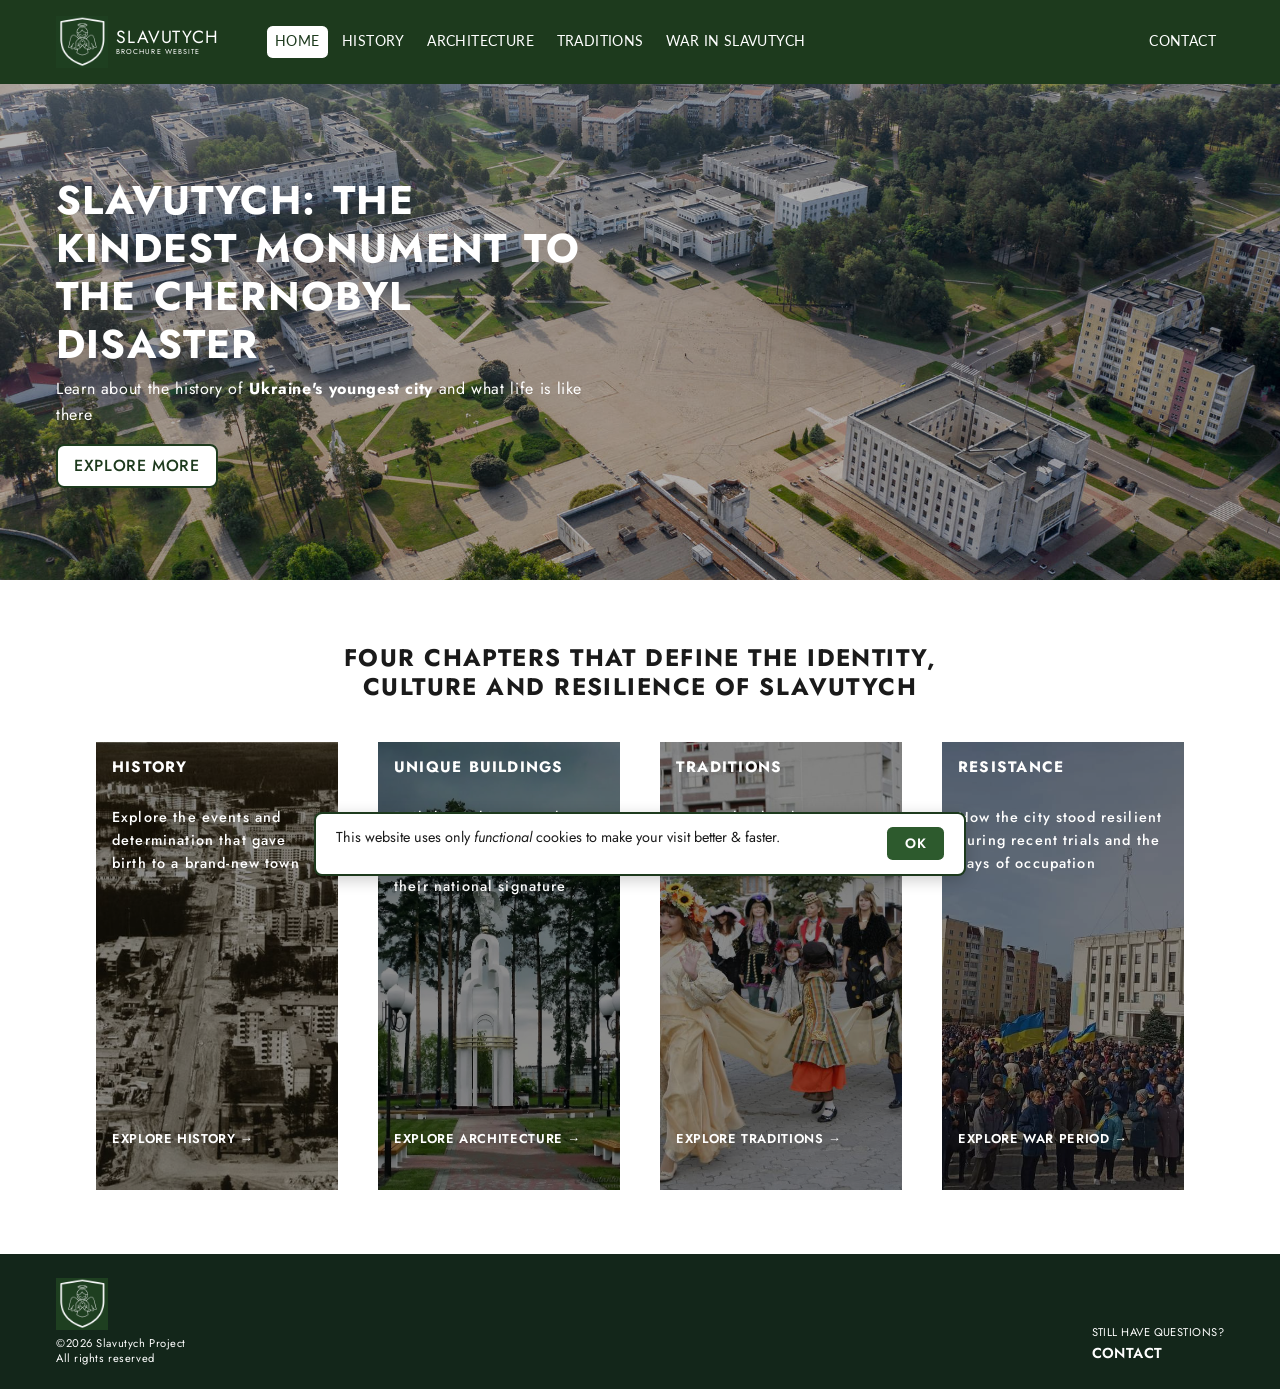
<file: index.html>
<!DOCTYPE html>
<html lang="en">
	<head>
		<meta charset="utf-8" />
		<meta name="viewport" content="width=device-width, initial-scale=1" />
		<meta name="description" content="Discover Slavutych, the youngest city of Ukraine, built after the Chernobyl disaster: its history, architecture, traditions and resilience." />
		<meta name="keywords" content="Slavutych, Ukraine, Chernobyl, architecture, history" />
		<meta name="author" content="Hlib Yeromin" />
		<title>Slavutych | The Kindest Monument to the Chernobyl Disaster</title>
		<link rel="icon" type="image/svg+xml" href="img/favicon.svg" />
		<link rel="stylesheet" type="text/css" href="https://fonts.googleapis.com/css2?family=Jost:wght@400;500;600;700&amp;family=Lato:wght@400;700&amp;display=swap" />
		<link rel="stylesheet" type="text/css" href="css/style.css" />
	</head>
	<body>
		<header class="site-header">
			<a class="logo" href="index.html">
				<img src="img/logo.png" alt="Slavutych logo" title="Slavutych - home" />
				<span class="logo-name">Slavutych <small>Brochure website</small></span>
			</a>
			<input type="checkbox" id="menu-toggle" class="menu-toggle" />
			<label for="menu-toggle" class="menu-button" title="Menu">&#9776;</label>
			<nav class="main-nav">
				<ul>
					<li><a href="index.html" aria-current="page">Home</a></li>
					<li><a href="history.html">History</a></li>
					<li><a href="architecture.html">Architecture</a></li>
					<li><a href="traditions.html">Traditions</a></li>
					<li><a href="war.html">War in Slavutych</a></li>
					<li><a href="contact.html">Contact</a></li>
				</ul>
			</nav>
		</header>

		<main>
			<section class="hero">
				<img src="img/hero.jpg" alt="Aerial view of the central square of Slavutych surrounded by pine forest" title="Slavutych from above" />
				<header class="hero-text">
					<h1>Slavutych: the kindest monument to the Chernobyl disaster</h1>
					<p>Learn about the history of <strong>Ukraine&#39;s youngest city</strong> and what life is like there</p>
					<a class="button" href="history.html">Explore more</a>
				</header>
			</section>

			<section class="chapters">
				<h2>Four chapters that define the identity, culture and resilience of Slavutych</h2>
				<ul class="cards">
					<li class="card">
						<img src="img/card-history.jpg" alt="Old black and white photo of Slavutych being built" title="History of Slavutych" />
						<h3>History</h3>
						<p>Explore the events and determination that gave birth to a brand-new town</p>
						<a href="history.html">Explore history &rarr;</a>
					</li>
					<li class="card">
						<img src="img/card-architecture.jpg" alt="White monument among tall pine trees in Slavutych" title="Unique buildings" />
						<h3>Unique buildings</h3>
						<p>Built by architects and builders from eight Soviet republics, each leaving their national signature</p>
						<a href="architecture.html">Explore architecture &rarr;</a>
					</li>
					<li class="card">
						<img src="img/card-traditions.jpg" alt="Girls in traditional costumes at a city festival" title="Traditions" />
						<h3>Traditions</h3>
						<p>Learn what local customs bring the community together year after year</p>
						<a href="traditions.html">Explore traditions &rarr;</a>
					</li>
					<li class="card">
						<img src="img/card-war.jpg" alt="Crowd with Ukrainian flags on the central square" title="Resistance" />
						<h3>Resistance</h3>
						<p>How the city stood resilient during recent trials and the days of occupation</p>
						<a href="war.html">Explore war period &rarr;</a>
					</li>
				</ul>
			</section>
		</main>

		<input type="checkbox" id="cookie-ok" class="cookie-check" />
		<aside class="cookie">
			<label for="cookie-ok" class="cookie-btn">OK</label>
			<p>This website uses only <em>functional</em> cookies to make your visit better &amp; faster.</p>
		</aside>

		<footer class="site-footer">
			<a class="footer-logo" href="index.html">
				<img src="img/logo.png" alt="Slavutych logo" title="Back to home" />
			</a>
			<p class="copyright">&copy;2026 Slavutych Project <span>All rights reserved</span></p>
			<p class="footer-contact">Still have questions? <a href="contact.html">Contact</a></p>
		</footer>
	</body>
</html>
</file>
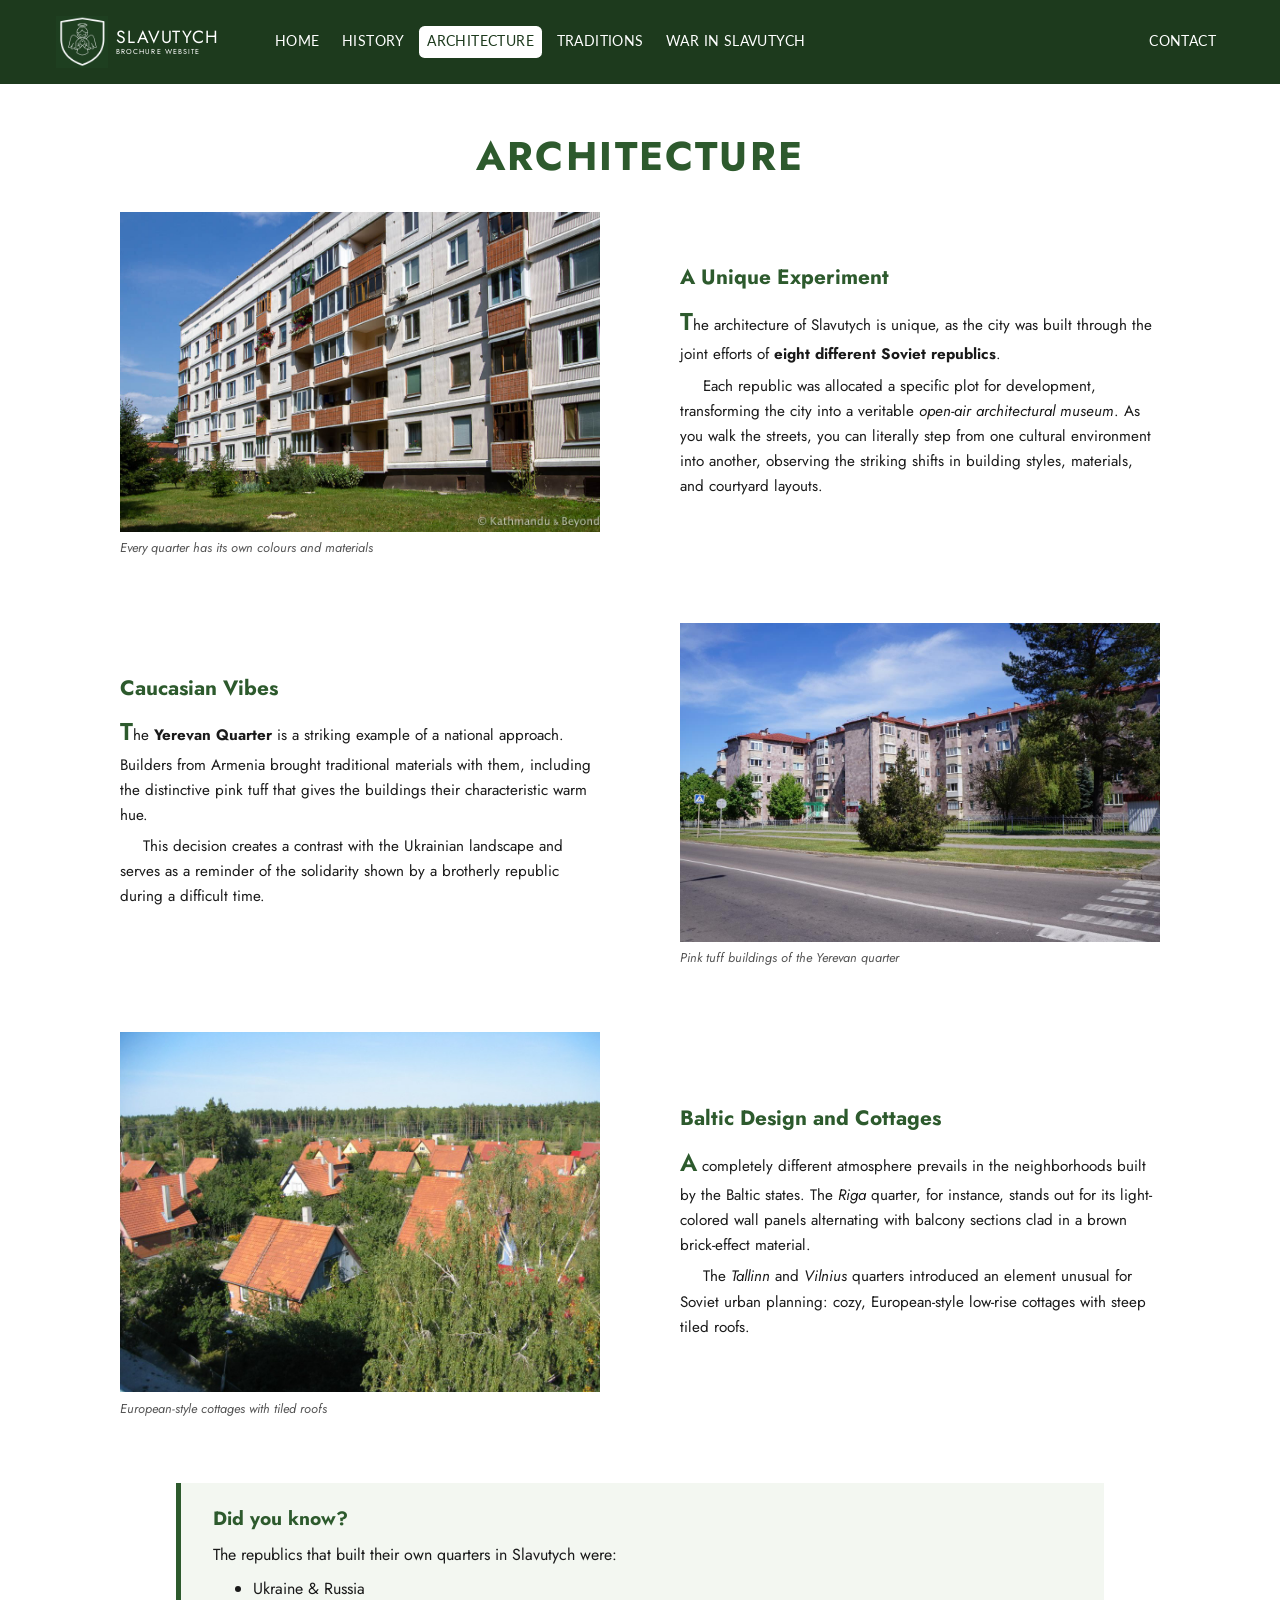
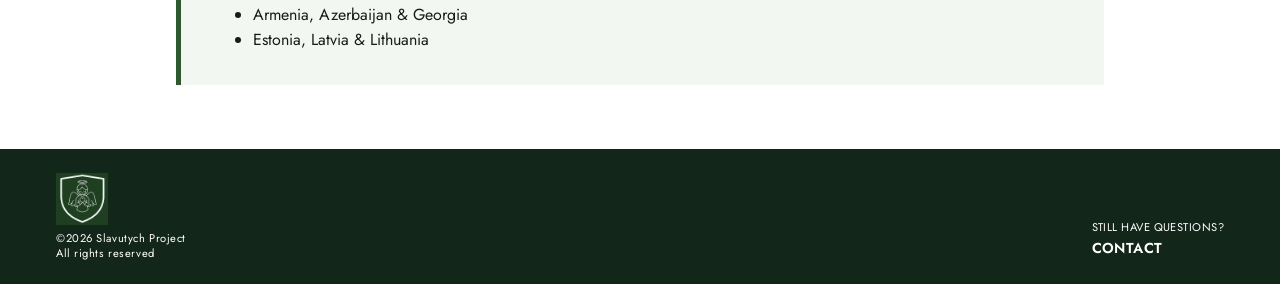
<file: architecture.html>
<!DOCTYPE html>
<html lang="en">
	<head>
		<meta charset="utf-8" />
		<meta name="viewport" content="width=device-width, initial-scale=1" />
		<meta name="description" content="Slavutych is an open-air architectural museum: eight Soviet republics each built their own quarter in their own national style." />
		<meta name="keywords" content="Slavutych, architecture, Yerevan quarter, Baltic cottages, Ukraine" />
		<meta name="author" content="Hlib Yeromin" />
		<title>Slavutych | Architecture</title>
		<link rel="icon" type="image/svg+xml" href="img/favicon.svg" />
		<link rel="stylesheet" type="text/css" href="https://fonts.googleapis.com/css2?family=Jost:wght@400;500;600;700&amp;family=Lato:wght@400;700&amp;display=swap" />
		<link rel="stylesheet" type="text/css" href="css/style.css" />
	</head>
	<body>
		<header class="site-header">
			<a class="logo" href="index.html">
				<img src="img/logo.png" alt="Slavutych logo" title="Slavutych - home" />
				<span class="logo-name">Slavutych <small>Brochure website</small></span>
			</a>
			<input type="checkbox" id="menu-toggle" class="menu-toggle" />
			<label for="menu-toggle" class="menu-button" title="Menu">&#9776;</label>
			<nav class="main-nav">
				<ul>
					<li><a href="index.html">Home</a></li>
					<li><a href="history.html">History</a></li>
					<li><a href="architecture.html" aria-current="page">Architecture</a></li>
					<li><a href="traditions.html">Traditions</a></li>
					<li><a href="war.html">War in Slavutych</a></li>
					<li><a href="contact.html">Contact</a></li>
				</ul>
			</nav>
		</header>

		<main>
			<h1 class="page-title">Architecture</h1>

			<ul class="stories">
				<li class="story">
					<figure>
						<img src="img/architecture-unique.jpg" alt="Long apartment block with red and white balconies" title="A unique experiment" />
						<figcaption>Every quarter has its own colours and materials</figcaption>
					</figure>
					<article>
						<h2>A Unique Experiment</h2>
						<p>The architecture of Slavutych is unique, as the city was built through the joint efforts of <strong>eight different Soviet republics</strong>.</p>
						<p>Each republic was allocated a specific plot for development, transforming the city into a veritable <em>open-air architectural museum</em>. As you walk the streets, you can literally step from one cultural environment into another, observing the striking shifts in building styles, materials, and courtyard layouts.</p>
					</article>
				</li>
				<li class="story">
					<article>
						<h2>Caucasian Vibes</h2>
						<p>The <strong>Yerevan Quarter</strong> is a striking example of a national approach. Builders from Armenia brought traditional materials with them, including the distinctive pink tuff that gives the buildings their characteristic warm hue.</p>
						<p>This decision creates a contrast with the Ukrainian landscape and serves as a reminder of the solidarity shown by a brotherly republic during a difficult time.</p>
					</article>
					<figure>
						<img src="img/architecture-yerevan.jpg" alt="Apartment buildings made of pink tuff stone in the Yerevan quarter" title="Yerevan quarter" />
						<figcaption>Pink tuff buildings of the Yerevan quarter</figcaption>
					</figure>
				</li>
				<li class="story">
					<figure>
						<img src="img/architecture-baltic.jpg" alt="Cottages with steep red tiled roofs among green trees" title="Baltic cottages" />
						<figcaption>European-style cottages with tiled roofs</figcaption>
					</figure>
					<article>
						<h2>Baltic Design and Cottages</h2>
						<p>A completely different atmosphere prevails in the neighborhoods built by the Baltic states. The <em>Riga</em> quarter, for instance, stands out for its light-colored wall panels alternating with balcony sections clad in a brown brick-effect material.</p>
						<p>The <em>Tallinn</em> and <em>Vilnius</em> quarters introduced an element unusual for Soviet urban planning: cozy, European-style low-rise cottages with steep tiled roofs.</p>
					</article>
				</li>
			</ul>

			<aside class="fact">
				<h2>Did you know?</h2>
				<p>The republics that built their own quarters in Slavutych were:</p>
				<ul>
					<li>Ukraine &amp; Russia</li>
					<li>Armenia, Azerbaijan &amp; Georgia</li>
					<li>Estonia, Latvia &amp; Lithuania</li>
				</ul>
			</aside>
		</main>

		<footer class="site-footer">
			<a class="footer-logo" href="index.html">
				<img src="img/logo.png" alt="Slavutych logo" title="Back to home" />
			</a>
			<p class="copyright">&copy;2026 Slavutych Project <span>All rights reserved</span></p>
			<p class="footer-contact">Still have questions? <a href="contact.html">Contact</a></p>
		</footer>
	</body>
</html>
</file>
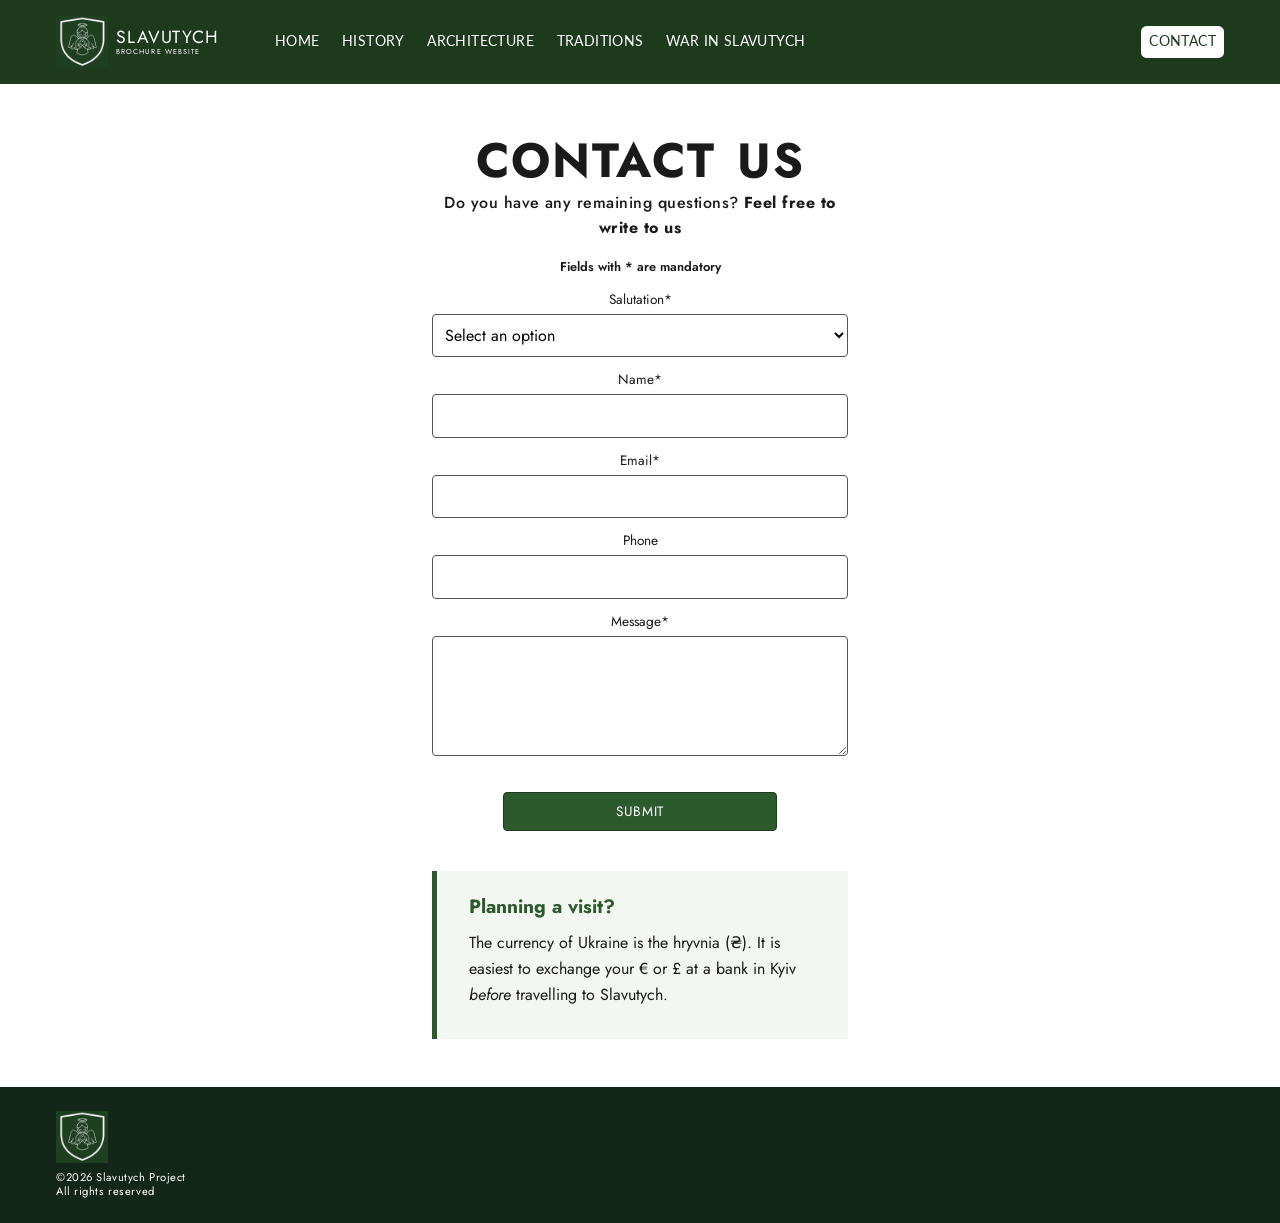
<file: contact.html>
<!DOCTYPE html>
<html lang="en">
	<head>
		<meta charset="utf-8" />
		<meta name="viewport" content="width=device-width, initial-scale=1" />
		<meta name="description" content="Do you have any questions about Slavutych, its history or traditions? Fill in the contact form and we will write back to you." />
		<meta name="keywords" content="Slavutych, contact, questions, form, Ukraine" />
		<meta name="author" content="Hlib Yeromin" />
		<title>Slavutych | Contact us</title>
		<link rel="icon" type="image/svg+xml" href="img/favicon.svg" />
		<link rel="stylesheet" type="text/css" href="https://fonts.googleapis.com/css2?family=Jost:wght@400;500;600;700&amp;family=Lato:wght@400;700&amp;display=swap" />
		<link rel="stylesheet" type="text/css" href="css/style.css" />
	</head>
	<body>
		<header class="site-header">
			<a class="logo" href="index.html">
				<img src="img/logo.png" alt="Slavutych logo" title="Slavutych - home" />
				<span class="logo-name">Slavutych <small>Brochure website</small></span>
			</a>
			<input type="checkbox" id="menu-toggle" class="menu-toggle" />
			<label for="menu-toggle" class="menu-button" title="Menu">&#9776;</label>
			<nav class="main-nav">
				<ul>
					<li><a href="index.html">Home</a></li>
					<li><a href="history.html">History</a></li>
					<li><a href="architecture.html">Architecture</a></li>
					<li><a href="traditions.html">Traditions</a></li>
					<li><a href="war.html">War in Slavutych</a></li>
					<li><a href="contact.html" aria-current="page">Contact</a></li>
				</ul>
			</nav>
		</header>

		<main>
			<section class="contact">
				<h1>Contact us</h1>
				<p class="contact-intro">Do you have any remaining questions? <strong>Feel free to write to us</strong></p>

				<form class="contact-form" action="contact.html" method="get">
					<fieldset>
						<legend>Fields with * are mandatory</legend>

						<label for="salutation">Salutation*</label>
						<select id="salutation" name="salutation" required="required">
							<option value="">Select an option</option>
							<option value="mr">Mr.</option>
							<option value="mrs">Mrs.</option>
							<option value="other">Other</option>
						</select>

						<label for="name">Name*</label>
						<input type="text" id="name" name="name" required="required" />

						<label for="email">Email*</label>
						<input type="email" id="email" name="email" required="required" />

						<label for="phone">Phone</label>
						<input type="tel" id="phone" name="phone" />

						<label for="message">Message*</label>
						<textarea id="message" name="message" rows="4" cols="30" required="required"></textarea>

						<input type="submit" value="Submit" />
					</fieldset>
				</form>

				<aside class="fact">
					<h2>Planning a visit?</h2>
					<p>The currency of Ukraine is the hryvnia (&#8372;). It is easiest to exchange your &euro; or &pound; at a bank in Kyiv <em>before</em> travelling to Slavutych.</p>
				</aside>
			</section>
		</main>

		<footer class="site-footer">
			<a class="footer-logo" href="index.html">
				<img src="img/logo.png" alt="Slavutych logo" title="Back to home" />
			</a>
			<p class="copyright">&copy;2026 Slavutych Project <span>All rights reserved</span></p>
		</footer>
	</body>
</html>
</file>
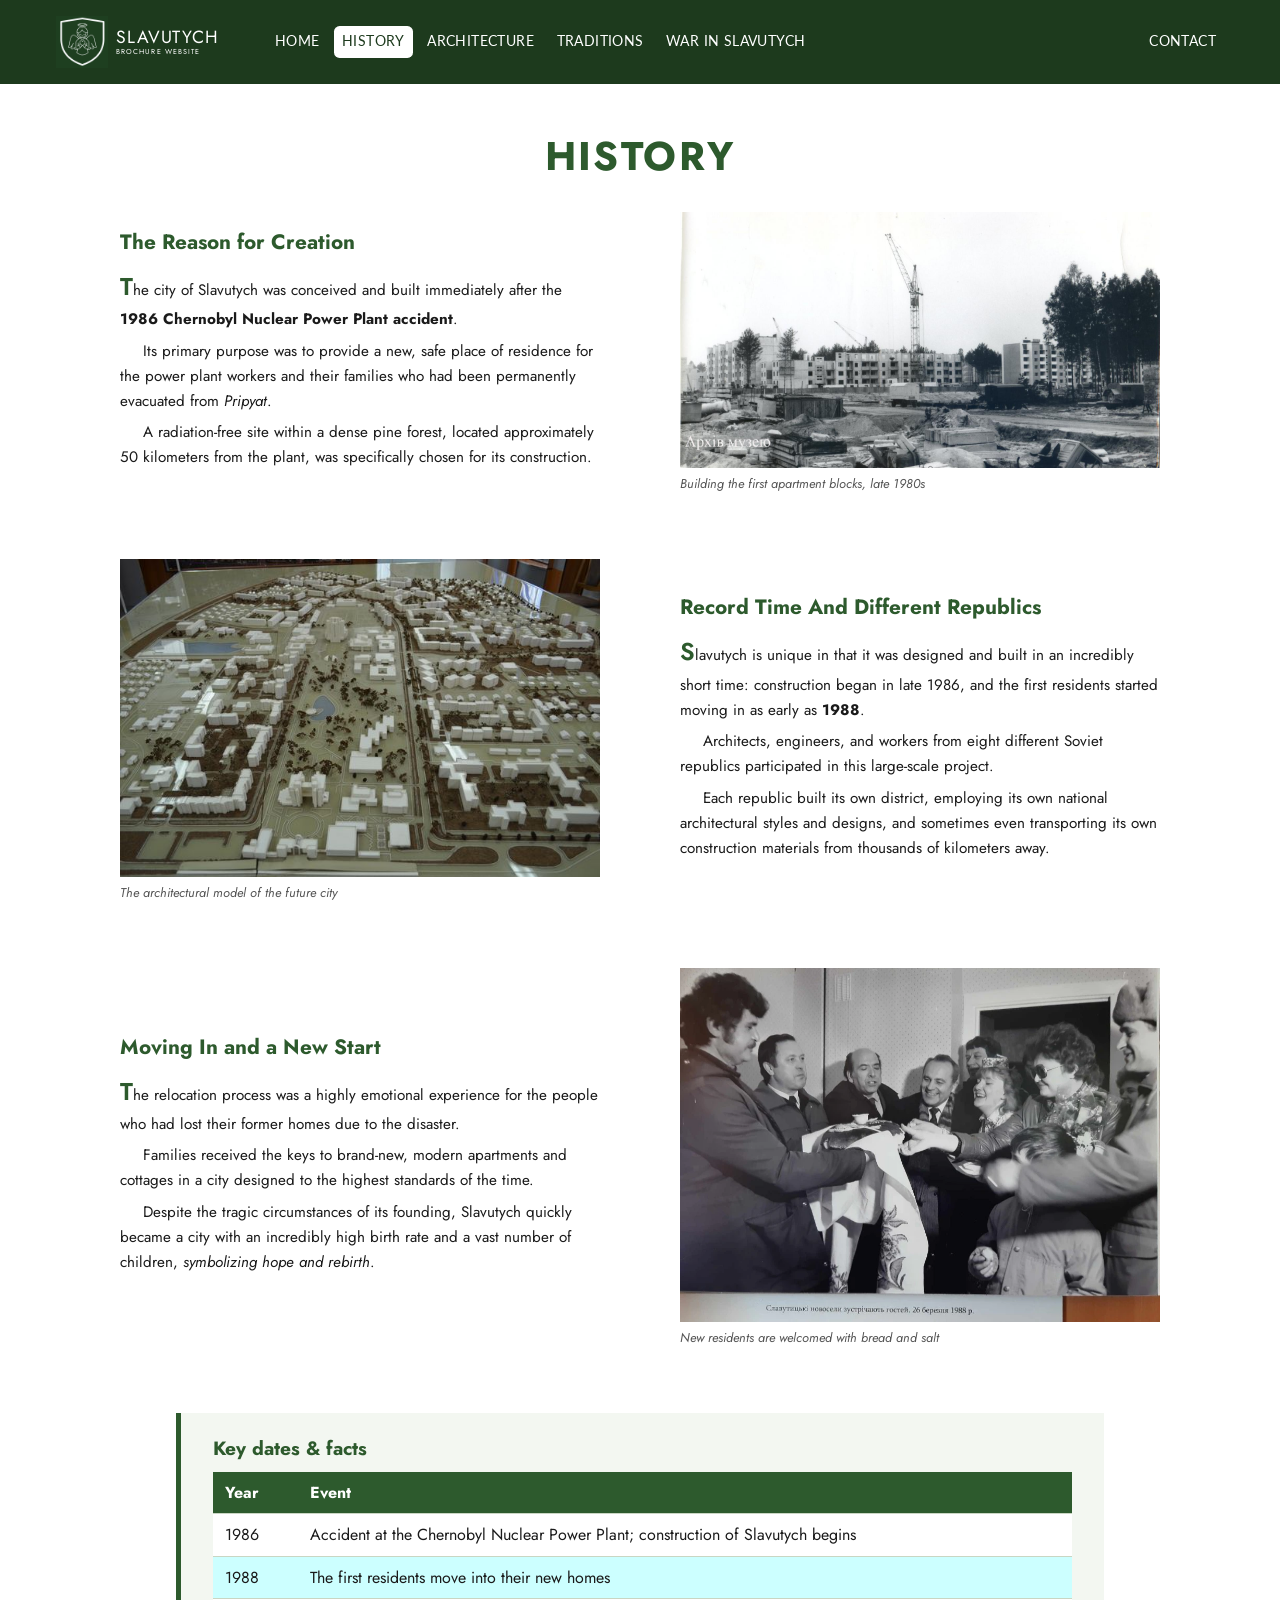
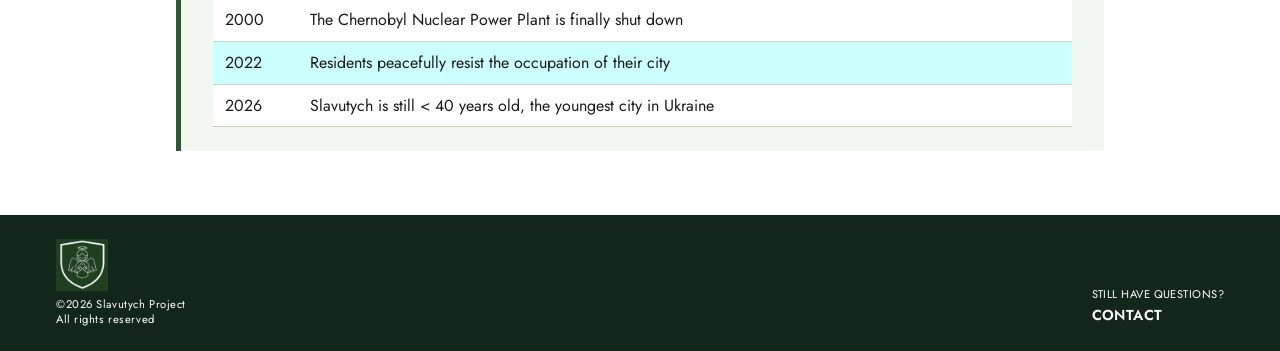
<file: history.html>
<!DOCTYPE html>
<html lang="en">
	<head>
		<meta charset="utf-8" />
		<meta name="viewport" content="width=device-width, initial-scale=1" />
		<meta name="description" content="Why and how Slavutych was built after the 1986 Chernobyl accident, and how its first residents started a new life in the pine forest." />
		<meta name="keywords" content="Slavutych, history, Chernobyl, Pripyat, Ukraine" />
		<meta name="author" content="Hlib Yeromin" />
		<title>Slavutych | History</title>
		<link rel="icon" type="image/svg+xml" href="img/favicon.svg" />
		<link rel="stylesheet" type="text/css" href="https://fonts.googleapis.com/css2?family=Jost:wght@400;500;600;700&amp;family=Lato:wght@400;700&amp;display=swap" />
		<link rel="stylesheet" type="text/css" href="css/style.css" />
	</head>
	<body>
		<header class="site-header">
			<a class="logo" href="index.html">
				<img src="img/logo.png" alt="Slavutych logo" title="Slavutych - home" />
				<span class="logo-name">Slavutych <small>Brochure website</small></span>
			</a>
			<input type="checkbox" id="menu-toggle" class="menu-toggle" />
			<label for="menu-toggle" class="menu-button" title="Menu">&#9776;</label>
			<nav class="main-nav">
				<ul>
					<li><a href="index.html">Home</a></li>
					<li><a href="history.html" aria-current="page">History</a></li>
					<li><a href="architecture.html">Architecture</a></li>
					<li><a href="traditions.html">Traditions</a></li>
					<li><a href="war.html">War in Slavutych</a></li>
					<li><a href="contact.html">Contact</a></li>
				</ul>
			</nav>
		</header>

		<main>
			<h1 class="page-title">History</h1>

			<ul class="stories">
				<li class="story">
					<article>
						<h2>The Reason for Creation</h2>
						<p>The city of Slavutych was conceived and built immediately after the <strong>1986 Chernobyl Nuclear Power Plant accident</strong>.</p>
						<p>Its primary purpose was to provide a new, safe place of residence for the power plant workers and their families who had been permanently evacuated from <em>Pripyat</em>.</p>
						<p>A radiation-free site within a dense pine forest, located approximately 50 kilometers from the plant, was specifically chosen for its construction.</p>
					</article>
					<figure>
						<img src="img/history-construction.jpg" alt="Construction cranes above the first apartment blocks of Slavutych" title="Construction of Slavutych" />
						<figcaption>Building the first apartment blocks, late 1980s</figcaption>
					</figure>
				</li>
				<li class="story">
					<figure>
						<img src="img/history-model.jpg" alt="Architectural model of the planned city of Slavutych" title="Model of Slavutych" />
						<figcaption>The architectural model of the future city</figcaption>
					</figure>
					<article>
						<h2>Record Time And Different Republics</h2>
						<p>Slavutych is unique in that it was designed and built in an incredibly short time: construction began in late 1986, and the first residents started moving in as early as <strong>1988</strong>.</p>
						<p>Architects, engineers, and workers from eight different Soviet republics participated in this large-scale project.</p>
						<p>Each republic built its own district, employing its own national architectural styles and designs, and sometimes even transporting its own construction materials from thousands of kilometers away.</p>
					</article>
				</li>
				<li class="story">
					<article>
						<h2>Moving In and a New Start</h2>
						<p>The relocation process was a highly emotional experience for the people who had lost their former homes due to the disaster.</p>
						<p>Families received the keys to brand-new, modern apartments and cottages in a city designed to the highest standards of the time.</p>
						<p>Despite the tragic circumstances of its founding, Slavutych quickly became a city with an incredibly high birth rate and a vast number of children, <em>symbolizing hope and rebirth</em>.</p>
					</article>
					<figure>
						<img src="img/history-moving-in.jpg" alt="New residents greeted with bread and salt in front of their apartment block" title="Moving in" />
						<figcaption>New residents are welcomed with bread and salt</figcaption>
					</figure>
				</li>
			</ul>

			<aside class="fact">
				<h2>Key dates &amp; facts</h2>
				<table class="facts-table">
					<thead>
						<tr>
							<th>Year</th>
							<th>Event</th>
						</tr>
					</thead>
					<tbody>
						<tr>
							<td>1986</td>
							<td>Accident at the Chernobyl Nuclear Power Plant; construction of Slavutych begins</td>
						</tr>
						<tr>
							<td>1988</td>
							<td>The first residents move into their new homes</td>
						</tr>
						<tr>
							<td>2000</td>
							<td>The Chernobyl Nuclear Power Plant is finally shut down</td>
						</tr>
						<tr>
							<td>2022</td>
							<td>Residents peacefully resist the occupation of their city</td>
						</tr>
						<tr>
							<td>2026</td>
							<td>Slavutych is still &lt; 40 years old, the youngest city in Ukraine</td>
						</tr>
					</tbody>
				</table>
			</aside>
		</main>

		<footer class="site-footer">
			<a class="footer-logo" href="index.html">
				<img src="img/logo.png" alt="Slavutych logo" title="Back to home" />
			</a>
			<p class="copyright">&copy;2026 Slavutych Project <span>All rights reserved</span></p>
			<p class="footer-contact">Still have questions? <a href="contact.html">Contact</a></p>
		</footer>
	</body>
</html>
</file>
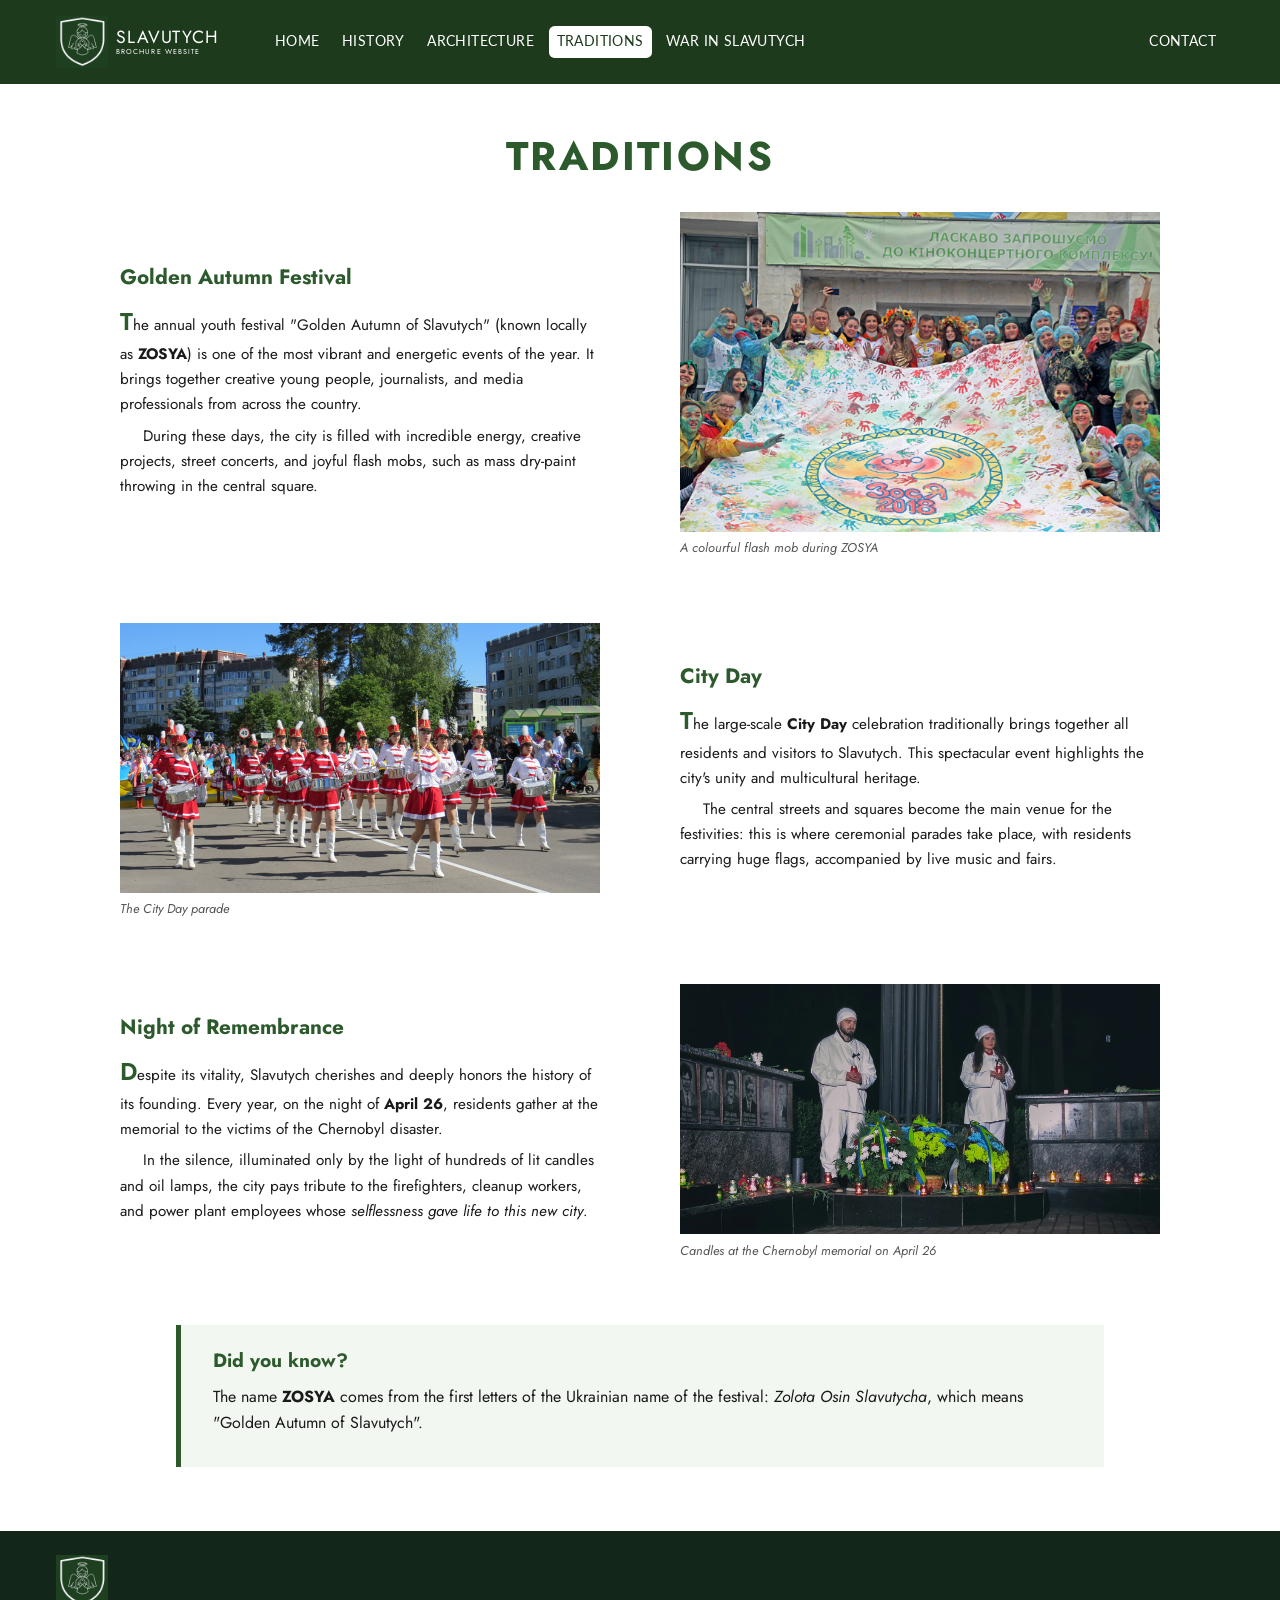
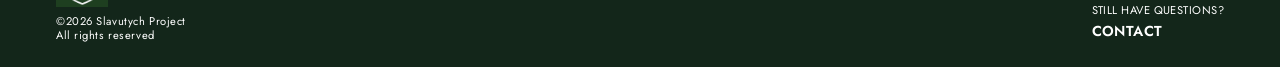
<file: traditions.html>
<!DOCTYPE html>
<html lang="en">
	<head>
		<meta charset="utf-8" />
		<meta name="viewport" content="width=device-width, initial-scale=1" />
		<meta name="description" content="The traditions of Slavutych: the Golden Autumn youth festival, the colourful City Day and the candle-lit Night of Remembrance." />
		<meta name="keywords" content="Slavutych, traditions, ZOSYA, City Day, Night of Remembrance" />
		<meta name="author" content="Hlib Yeromin" />
		<title>Slavutych | Traditions</title>
		<link rel="icon" type="image/svg+xml" href="img/favicon.svg" />
		<link rel="stylesheet" type="text/css" href="https://fonts.googleapis.com/css2?family=Jost:wght@400;500;600;700&amp;family=Lato:wght@400;700&amp;display=swap" />
		<link rel="stylesheet" type="text/css" href="css/style.css" />
	</head>
	<body>
		<header class="site-header">
			<a class="logo" href="index.html">
				<img src="img/logo.png" alt="Slavutych logo" title="Slavutych - home" />
				<span class="logo-name">Slavutych <small>Brochure website</small></span>
			</a>
			<input type="checkbox" id="menu-toggle" class="menu-toggle" />
			<label for="menu-toggle" class="menu-button" title="Menu">&#9776;</label>
			<nav class="main-nav">
				<ul>
					<li><a href="index.html">Home</a></li>
					<li><a href="history.html">History</a></li>
					<li><a href="architecture.html">Architecture</a></li>
					<li><a href="traditions.html" aria-current="page">Traditions</a></li>
					<li><a href="war.html">War in Slavutych</a></li>
					<li><a href="contact.html">Contact</a></li>
				</ul>
			</nav>
		</header>

		<main>
			<h1 class="page-title">Traditions</h1>

			<ul class="stories">
				<li class="story">
					<article>
						<h2>Golden Autumn Festival</h2>
						<p>The annual youth festival &quot;Golden Autumn of Slavutych&quot; (known locally as <strong>ZOSYA</strong>) is one of the most vibrant and energetic events of the year. It brings together creative young people, journalists, and media professionals from across the country.</p>
						<p>During these days, the city is filled with incredible energy, creative projects, street concerts, and joyful flash mobs, such as mass dry-paint throwing in the central square.</p>
					</article>
					<figure>
						<img src="img/traditions-zosya.jpg" alt="Young people covered in coloured paint jumping on the square" title="Golden Autumn festival" />
						<figcaption>A colourful flash mob during ZOSYA</figcaption>
					</figure>
				</li>
				<li class="story">
					<figure>
						<img src="img/traditions-city-day.jpg" alt="Parade carrying a huge Ukrainian flag along a green avenue" title="City Day" />
						<figcaption>The City Day parade</figcaption>
					</figure>
					<article>
						<h2>City Day</h2>
						<p>The large-scale <strong>City Day</strong> celebration traditionally brings together all residents and visitors to Slavutych. This spectacular event highlights the city&#39;s unity and multicultural heritage.</p>
						<p>The central streets and squares become the main venue for the festivities: this is where ceremonial parades take place, with residents carrying huge flags, accompanied by live music and fairs.</p>
					</article>
				</li>
				<li class="story">
					<article>
						<h2>Night of Remembrance</h2>
						<p>Despite its vitality, Slavutych cherishes and deeply honors the history of its founding. Every year, on the night of <strong>April 26</strong>, residents gather at the memorial to the victims of the Chernobyl disaster.</p>
						<p>In the silence, illuminated only by the light of hundreds of lit candles and oil lamps, the city pays tribute to the firefighters, cleanup workers, and power plant employees whose <em>selflessness gave life to this new city</em>.</p>
					</article>
					<figure>
						<img src="img/traditions-remembrance.jpg" alt="Man holding a red candle at the memorial at night" title="Night of Remembrance" />
						<figcaption>Candles at the Chernobyl memorial on April 26</figcaption>
					</figure>
				</li>
			</ul>

			<aside class="fact">
				<h2>Did you know?</h2>
				<p>The name <strong>ZOSYA</strong> comes from the first letters of the Ukrainian name of the festival: <em>Zolota Osin Slavutycha</em>, which means &quot;Golden Autumn of Slavutych&quot;.</p>
			</aside>
		</main>

		<footer class="site-footer">
			<a class="footer-logo" href="index.html">
				<img src="img/logo.png" alt="Slavutych logo" title="Back to home" />
			</a>
			<p class="copyright">&copy;2026 Slavutych Project <span>All rights reserved</span></p>
			<p class="footer-contact">Still have questions? <a href="contact.html">Contact</a></p>
		</footer>
	</body>
</html>
</file>
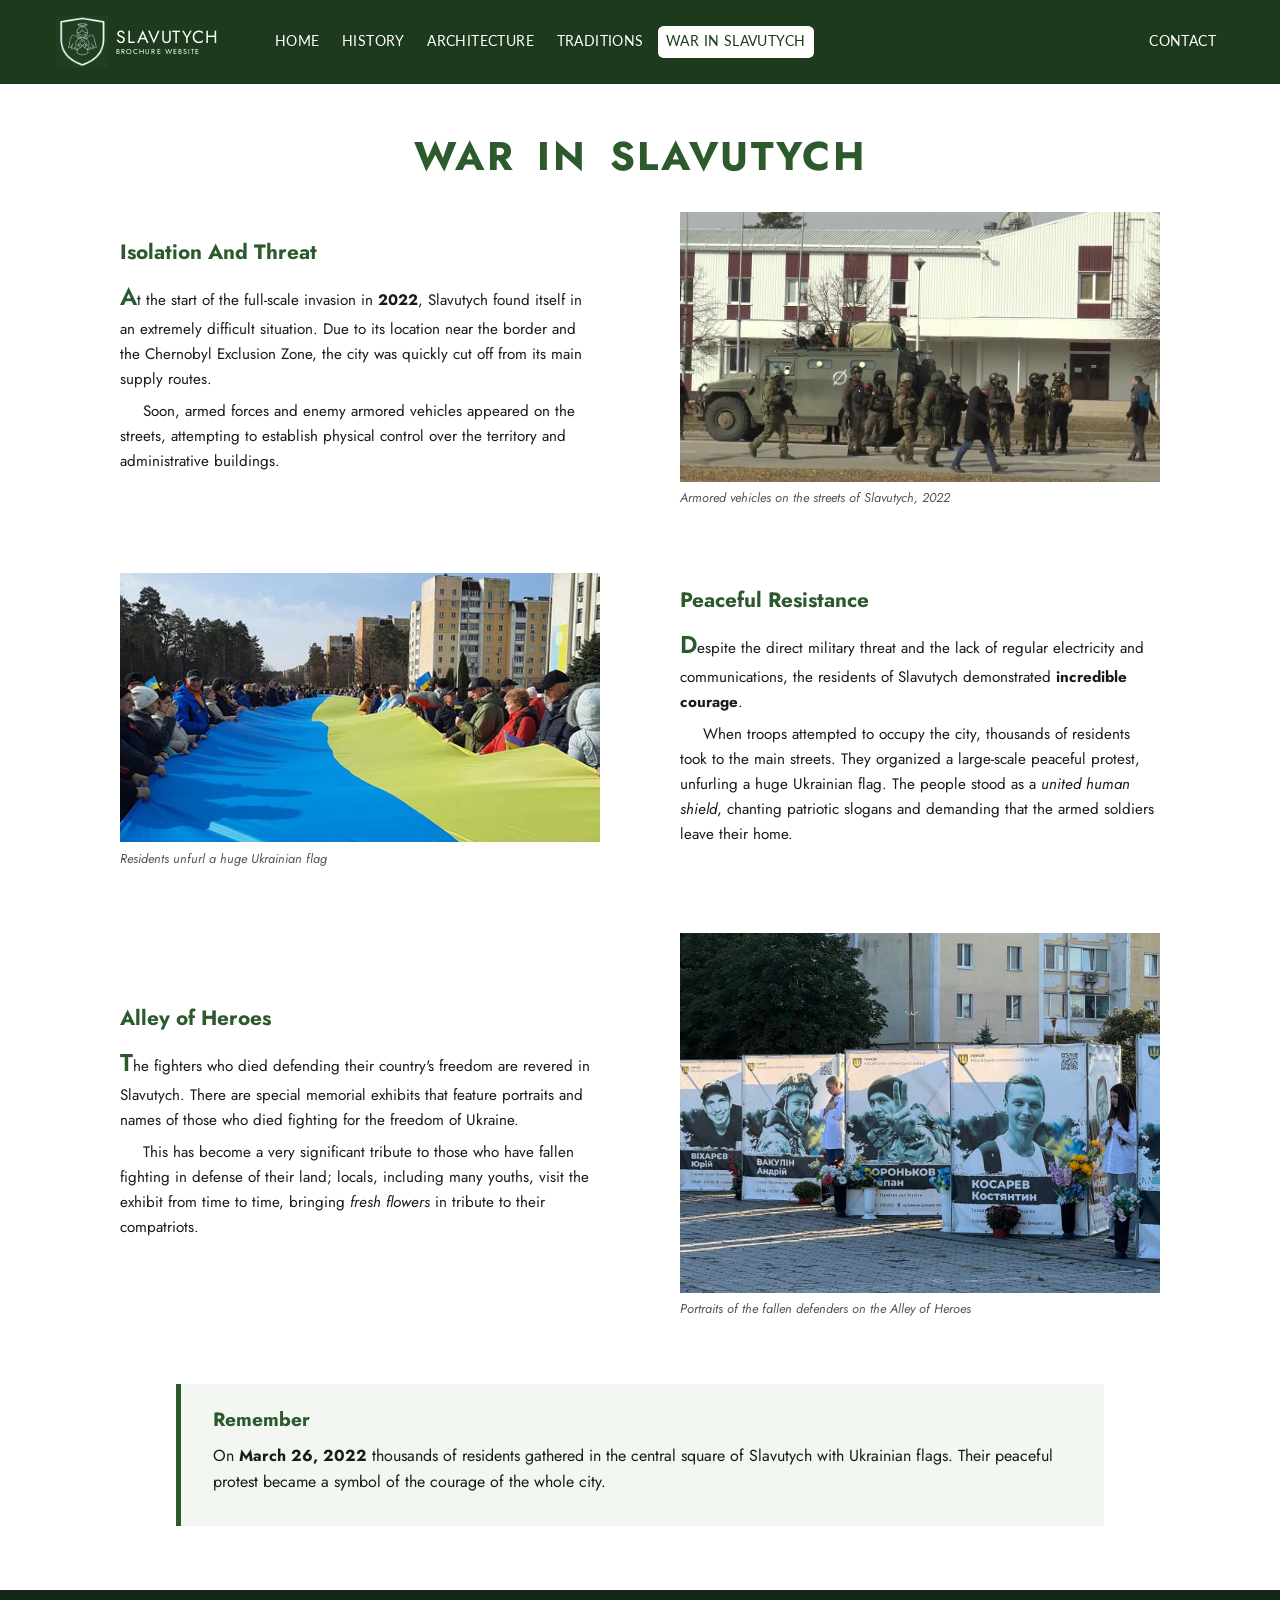
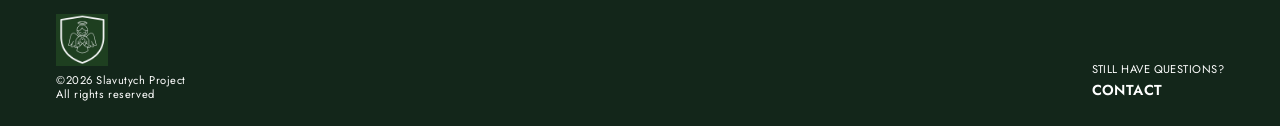
<file: war.html>
<!DOCTYPE html>
<html lang="en">
	<head>
		<meta charset="utf-8" />
		<meta name="viewport" content="width=device-width, initial-scale=1" />
		<meta name="description" content="How the residents of Slavutych resisted peacefully in 2022 and how the city honours its fallen defenders on the Alley of Heroes." />
		<meta name="keywords" content="Slavutych, war, resistance, Alley of Heroes, Ukraine" />
		<meta name="author" content="Hlib Yeromin" />
		<title>Slavutych | War in Slavutych</title>
		<link rel="icon" type="image/svg+xml" href="img/favicon.svg" />
		<link rel="stylesheet" type="text/css" href="https://fonts.googleapis.com/css2?family=Jost:wght@400;500;600;700&amp;family=Lato:wght@400;700&amp;display=swap" />
		<link rel="stylesheet" type="text/css" href="css/style.css" />
	</head>
	<body>
		<header class="site-header">
			<a class="logo" href="index.html">
				<img src="img/logo.png" alt="Slavutych logo" title="Slavutych - home" />
				<span class="logo-name">Slavutych <small>Brochure website</small></span>
			</a>
			<input type="checkbox" id="menu-toggle" class="menu-toggle" />
			<label for="menu-toggle" class="menu-button" title="Menu">&#9776;</label>
			<nav class="main-nav">
				<ul>
					<li><a href="index.html">Home</a></li>
					<li><a href="history.html">History</a></li>
					<li><a href="architecture.html">Architecture</a></li>
					<li><a href="traditions.html">Traditions</a></li>
					<li><a href="war.html" aria-current="page">War in Slavutych</a></li>
					<li><a href="contact.html">Contact</a></li>
				</ul>
			</nav>
		</header>

		<main>
			<h1 class="page-title">War in Slavutych</h1>

			<ul class="stories">
				<li class="story">
					<article>
						<h2>Isolation And Threat</h2>
						<p>At the start of the full-scale invasion in <strong>2022</strong>, Slavutych found itself in an extremely difficult situation. Due to its location near the border and the Chernobyl Exclusion Zone, the city was quickly cut off from its main supply routes.</p>
						<p>Soon, armed forces and enemy armored vehicles appeared on the streets, attempting to establish physical control over the territory and administrative buildings.</p>
					</article>
					<figure>
						<img src="img/war-isolation.jpg" alt="Armed soldiers and an armored vehicle in front of a building" title="Isolation and threat" />
						<figcaption>Armored vehicles on the streets of Slavutych, 2022</figcaption>
					</figure>
				</li>
				<li class="story">
					<figure>
						<img src="img/war-resistance.jpg" alt="Residents holding a huge Ukrainian flag in the street" title="Peaceful resistance" />
						<figcaption>Residents unfurl a huge Ukrainian flag</figcaption>
					</figure>
					<article>
						<h2>Peaceful Resistance</h2>
						<p>Despite the direct military threat and the lack of regular electricity and communications, the residents of Slavutych demonstrated <strong>incredible courage</strong>.</p>
						<p>When troops attempted to occupy the city, thousands of residents took to the main streets. They organized a large-scale peaceful protest, unfurling a huge Ukrainian flag. The people stood as a <em>united human shield</em>, chanting patriotic slogans and demanding that the armed soldiers leave their home.</p>
					</article>
				</li>
				<li class="story">
					<article>
						<h2>Alley of Heroes</h2>
						<p>The fighters who died defending their country&#39;s freedom are revered in Slavutych. There are special memorial exhibits that feature portraits and names of those who died fighting for the freedom of Ukraine.</p>
						<p>This has become a very significant tribute to those who have fallen fighting in defense of their land; locals, including many youths, visit the exhibit from time to time, bringing <em>fresh flowers</em> in tribute to their compatriots.</p>
					</article>
					<figure>
						<img src="img/war-heroes.jpg" alt="Memorial stands with portraits of fallen soldiers and flowers" title="Alley of Heroes" />
						<figcaption>Portraits of the fallen defenders on the Alley of Heroes</figcaption>
					</figure>
				</li>
			</ul>

			<aside class="fact">
				<h2>Remember</h2>
				<p>On <strong>March 26, 2022</strong> thousands of residents gathered in the central square of Slavutych with Ukrainian flags. Their peaceful protest became a symbol of the courage of the whole city.</p>
			</aside>
		</main>

		<footer class="site-footer">
			<a class="footer-logo" href="index.html">
				<img src="img/logo.png" alt="Slavutych logo" title="Back to home" />
			</a>
			<p class="copyright">&copy;2026 Slavutych Project <span>All rights reserved</span></p>
			<p class="footer-contact">Still have questions? <a href="contact.html">Contact</a></p>
		</footer>
	</body>
</html>
</file>
<file: css/style.css>
/* Main stylesheet */
html {
	font-size: 100%;
}

body {
	margin: 0;
	font-family: "Jost", Arial, sans-serif;
	font-size: 1rem;
	line-height: 1.6;
	color: #1a1a1a;
	background-color: #ffffff;
}

img {
	display: block;
	max-width: 100%;
}

h1, h2, h3 {
	font-family: "Jost", Arial, sans-serif;
	line-height: 1.2;
}

a {
	color: #2d5a2d;
}

a:hover, a:focus {
	color: #13261a;
}

a:active {
	color: #5f8f3f;
}

.site-header {
	position: relative;
	display: flex;
	align-items: center;
	padding: 1rem 3.5rem;
	background-color: #1d3a1d;
}

.logo {
	display: flex;
	align-items: center;
	gap: 0.5rem;
	color: #ffffff;
	text-decoration: none;
}

.logo img {
	width: 3.25rem;
	height: auto;
}

.logo-name {
	font-size: 1.1rem;
	line-height: 1.1;
	letter-spacing: 0.05em;
	text-transform: uppercase;
}

.logo-name small {
	display: block;
	font-size: 0.45rem;
	letter-spacing: 0.15em;
}

.logo:hover, .logo:focus {
	color: #ffffff;
}

.menu-toggle, .cookie-check {
	display: none;
}

.menu-button {
	display: none;
}

.main-nav {
	flex: 1;
	margin-left: 3rem;
}

.main-nav > ul {
	display: flex;
	align-items: center;
	gap: 0.4rem;
	margin: 0;
	padding: 0;
	list-style: none;
}

.main-nav li:last-child {
	margin-left: auto;
}

.main-nav a {
	display: block;
	padding: 0.35rem 0.5rem;
	font-family: "Lato", Arial, sans-serif;
	font-size: 0.85rem;
	letter-spacing: 0.03em;
	text-transform: uppercase;
	text-decoration: none;
	color: #ffffff;
	white-space: nowrap;
	border-radius: 0.35rem;
}

.main-nav a:hover, .main-nav a:focus {
	color: #ffffff;
	background-color: rgba(255, 255, 255, 0.15);
}

.main-nav a[aria-current="page"] {
	color: #1d3a1d;
	background-color: #ffffff;
}

.hero {
	position: relative;
	display: flex;
	align-items: center;
	min-height: 31rem;
	padding: 0 3.5rem;
	overflow: hidden;
	color: #ffffff;
}

.hero > img {
	position: absolute;
	top: 0;
	left: 0;
	width: 100%;
	height: 100%;
	object-fit: cover;
	filter: brightness(0.7);
}

.hero-text {
	position: relative;
	max-width: 34rem;
}

.hero h1 {
	margin: 0 0 0.5rem;
	font-size: 2.25rem;
	letter-spacing: 0.03em;
	word-spacing: 0.1em;
	text-transform: uppercase;
}

.hero p {
	margin: 0 0 1rem;
	letter-spacing: 0.04em;
}

.button {
	display: inline-block;
	padding: 0.45rem 1rem;
	font-weight: 500;
	letter-spacing: 0.04em;
	text-transform: uppercase;
	text-decoration: none;
	color: #1d3a1d;
	background-color: #ffffff;
	border-width: 2px;
	border-style: solid;
	border-color: #1d3a1d;
	border-radius: 0.5rem;
}

.button:hover, .button:focus {
	color: #ffffff;
	background-color: #2d5a2d;
	border-color: #ffffff;
}

.chapters {
	padding: 4rem 3.5rem;
	text-align: center;
}

.chapters h2 {
	max-width: 40rem;
	margin: 0 auto 2.5rem;
	font-size: 1.5rem;
	letter-spacing: 0.06em;
	text-transform: uppercase;
}

.cards {
	display: grid;
	grid-template-columns: repeat(4, 1fr);
	gap: 2rem 2.5rem;
	max-width: 68rem;
	margin: 0 auto;
	padding: 0;
	list-style: none;
}

.card {
	position: relative;
	height: 28rem;
	overflow: hidden;
	text-align: left;
	color: #ffffff;
	background-color: #1d3a1d;
}

.card img {
	width: 100%;
	height: 100%;
	object-fit: cover;
	filter: brightness(0.55);
	transition: transform 0.4s;
}

.card:hover img {
	transform: scale(1.05);
}

.card h3, .card p, .card a {
	position: absolute;
	left: 1rem;
	right: 1rem;
	margin: 0;
}

.card h3 {
	top: 1rem;
	font-size: 0.95rem;
	letter-spacing: 0.08em;
	text-transform: uppercase;
}

.card p {
	top: 4rem;
	font-size: 0.9rem;
	font-weight: 500;
	line-height: 1.6;
	letter-spacing: 0.08em;
}

.card a {
	bottom: 2.5rem;
	font-size: 0.8rem;
	font-weight: 600;
	letter-spacing: 0.05em;
	text-transform: uppercase;
	text-decoration: none;
	color: #ffffff;
}

.card a:hover, .card a:focus {
	color: #ffffff;
	text-decoration: underline;
}

.page-title {
	margin: 3rem 0 2rem;
	font-size: 2.5rem;
	letter-spacing: 0.06em;
	word-spacing: 0.2em;
	text-align: center;
	text-transform: uppercase;
	color: #2d5a2d;
}

.stories {
	max-width: 65rem;
	margin: 0 auto;
	padding: 0 3.5rem;
	list-style: none;
}

.story {
	display: flex;
	align-items: center;
	gap: 5rem;
	margin-bottom: 4rem;
}

.story > article, .story > figure {
	flex: 1;
}

.story h2 {
	margin: 0 0 0.75rem;
	font-size: 1.3rem;
	color: #2d5a2d;
}

.story p {
	margin: 0 0 0.4rem;
	font-size: 0.95rem;
	line-height: 1.65;
}

.story p + p {
	text-indent: 1.5em;
}

.story article > p:first-of-type::first-letter {
	font-size: 1.6em;
	font-weight: 600;
	color: #2d5a2d;
}

.story figure {
	margin: 0;
}

figcaption {
	margin-top: 0.4rem;
	font-size: 0.8rem;
	font-style: italic;
	color: #555555;
}

.fact {
	box-sizing: border-box;
	width: calc(100% - 7rem);
	max-width: 58rem;
	margin: 0 auto 4rem;
	padding: 1.5rem 2rem;
	background-color: #f3f7f1;
	border-width: 0 0 0 0.35rem;
	border-style: solid;
	border-color: #2d5a2d;
}

.fact h2 {
	margin: 0 0 0.75rem;
	font-size: 1.2rem;
	color: #2d5a2d;
}

.fact p, .fact ul {
	margin: 0 0 0.5rem;
}

.facts-table {
	width: 100%;
	border-collapse: collapse;
}

.facts-table th, .facts-table td {
	padding: 0.5rem 0.75rem;
	text-align: left;
	border-bottom-width: 1px;
	border-bottom-style: solid;
	border-bottom-color: #c9d6c3;
}

.facts-table th {
	color: #ffffff;
	background-color: #2d5a2d;
}

.facts-table tbody tr:nth-child(odd) {
	background-color: #FFF;
}

.facts-table tbody tr:nth-child(even) {
	background-color: #CFF;
}

.contact {
	max-width: 26rem;
	margin: 3rem auto;
	padding: 0 1rem;
	text-align: center;
}

.contact h1 {
	margin: 0;
	font-size: 3rem;
	letter-spacing: 0.04em;
	word-spacing: 0.1em;
	text-transform: uppercase;
}

.contact-intro {
	margin: 0 0 1rem;
	font-weight: 500;
	letter-spacing: 0.03em;
}

.contact-form fieldset {
	margin: 0;
	padding: 0;
	border-style: none;
}

.contact-form legend {
	width: 100%;
	padding: 0;
	font-size: 0.8rem;
	font-weight: 600;
	text-align: center;
}

.contact-form label {
	display: block;
	margin: 0.75rem 0 0.2rem;
	font-size: 0.85rem;
}

.contact-form input, .contact-form select, .contact-form textarea {
	box-sizing: border-box;
	width: 100%;
	padding: 0.5rem;
	font: inherit;
	background-color: #ffffff;
	border-width: 1px;
	border-style: solid;
	border-color: #555555;
	border-radius: 0.25rem;
}

.contact-form textarea {
	min-height: 5rem;
	resize: vertical;
}

.contact-form input:focus, .contact-form select:focus, .contact-form textarea:focus {
	border-color: #2d5a2d;
	outline: 2px solid #a9c9a0;
}

.contact-form input[type="submit"] {
	width: 66%;
	margin-top: 1.75rem;
	font-size: 0.85rem;
	letter-spacing: 0.05em;
	text-transform: uppercase;
	color: #ffffff;
	background-color: #2d5a2d;
	border-color: #1d3a1d;
	cursor: pointer;
}

.contact-form input[type="submit"]:hover, .contact-form input[type="submit"]:focus {
	background-color: #1d3a1d;
}

.contact .fact {
	width: 100%;
	margin: 2.5rem 0 0;
	text-align: left;
}

.site-footer {
	display: grid;
	grid-template-columns: 1fr auto;
	align-items: end;
	padding: 1.5rem 3.5rem;
	color: #ffffff;
	background-color: #13261a;
}

.footer-logo img {
	width: 3.25rem;
	height: auto;
}

.copyright {
	grid-column: 1;
	margin: 0.4rem 0 0;
	font-size: 0.7rem;
	line-height: 1.3;
	letter-spacing: 0.05em;
}

.copyright span {
	display: block;
}

.footer-contact {
	grid-column: 2;
	grid-row: 1 / span 2;
	margin: 0;
	font-size: 0.7rem;
	letter-spacing: 0.04em;
	text-transform: uppercase;
}

.footer-contact a {
	display: block;
	font-size: 0.9rem;
	font-weight: 600;
	text-decoration: none;
	color: #ffffff;
}

.footer-contact a:hover, .footer-contact a:focus {
	color: #ffffff;
	text-decoration: underline;
}

.cookie {
	position: fixed;
	right: 1.5rem;
	bottom: 1.5rem;
	left: 1.5rem;
	z-index: 9999;
	max-width: 38rem;
	margin: 0 auto;
	padding: 0.85rem 1.25rem;
	background-color: #ffffff;
	border-width: 2px;
	border-style: solid;
	border-color: #1d3a1d;
	border-radius: 0.5rem;
	box-shadow: 0 0.25rem 1rem rgba(0, 0, 0, 0.2);
}

.cookie-btn {
	float: right;
	margin-left: 1rem;
	padding: 0.35rem 1.1rem;
	font-size: 0.85rem;
	font-weight: 600;
	letter-spacing: 0.05em;
	text-transform: uppercase;
	color: #ffffff;
	background-color: #2d5a2d;
	border-radius: 0.35rem;
	cursor: pointer;
}

.cookie-btn:hover, .cookie-btn:focus {
	background-color: #1d3a1d;
}

.cookie p {
	margin: 0;
	overflow: hidden;
	font-size: 0.9rem;
	line-height: 1.5;
}

.cookie-check:checked + .cookie {
	display: none;
}

@media screen and (min-width: 769px) {
	.hero h1 {
		font-size: 2.5rem;
	}

	.story figure img {
		width: 100%;
	}
}

@media screen and (min-width: 769px) and (max-width: 1024px) {
	.site-header {
		padding: 1rem 1.5rem;
	}

	.main-nav {
		margin-left: 1.5rem;
	}

	.main-nav a {
		padding: 0.3rem 0.35rem;
		font-size: 0.72rem;
	}

	.logo-name {
		font-size: 0.95rem;
	}

	.cards {
		grid-template-columns: repeat(2, 1fr);
	}

	.story {
		gap: 2.5rem;
	}
}

@media screen and (max-width: 768px) {
	.site-header {
		justify-content: space-between;
		padding: 0.75rem 1rem;
	}

	.menu-button {
		display: block;
		font-size: 2rem;
		line-height: 1;
		color: #ffffff;
		cursor: pointer;
	}

	.main-nav {
		position: absolute;
		top: 100%;
		right: 0;
		left: 0;
		z-index: 100;
		display: none;
		margin-left: 0;
		padding: 0.5rem 1rem 1.25rem;
		background-color: #1d3a1d;
	}

	.menu-toggle:checked ~ .main-nav {
		display: block;
	}

	.main-nav > ul {
		flex-direction: column;
		align-items: stretch;
		gap: 0.75rem;
	}

	.main-nav li:last-child {
		margin-left: 0;
	}

	.main-nav a {
		font-size: 1rem;
		text-align: center;
	}

	.hero {
		min-height: 24rem;
		padding: 0 1rem;
	}

	.hero h1 {
		font-size: 1.5rem;
	}

	.chapters {
		padding: 2.5rem 1rem;
	}

	.chapters h2 {
		font-size: 1.2rem;
	}

	.cards {
		grid-template-columns: 1fr;
		max-width: 20rem;
	}

	.card {
		height: 24rem;
	}

	.page-title {
		margin: 2rem 0 1.5rem;
		font-size: 1.9rem;
	}

	.stories {
		padding: 0 1rem;
	}

	.story {
		flex-direction: column;
		gap: 1.25rem;
		margin-bottom: 2.5rem;
	}

	.story > figure {
		order: 2;
		width: 100%;
	}

	.fact {
		width: calc(100% - 2rem);
		margin: 0 auto 2.5rem;
		padding: 1.25rem;
	}

	.contact h1 {
		font-size: 2.2rem;
	}

	.site-footer {
		padding: 1.25rem 1rem;
	}
}
</file>
